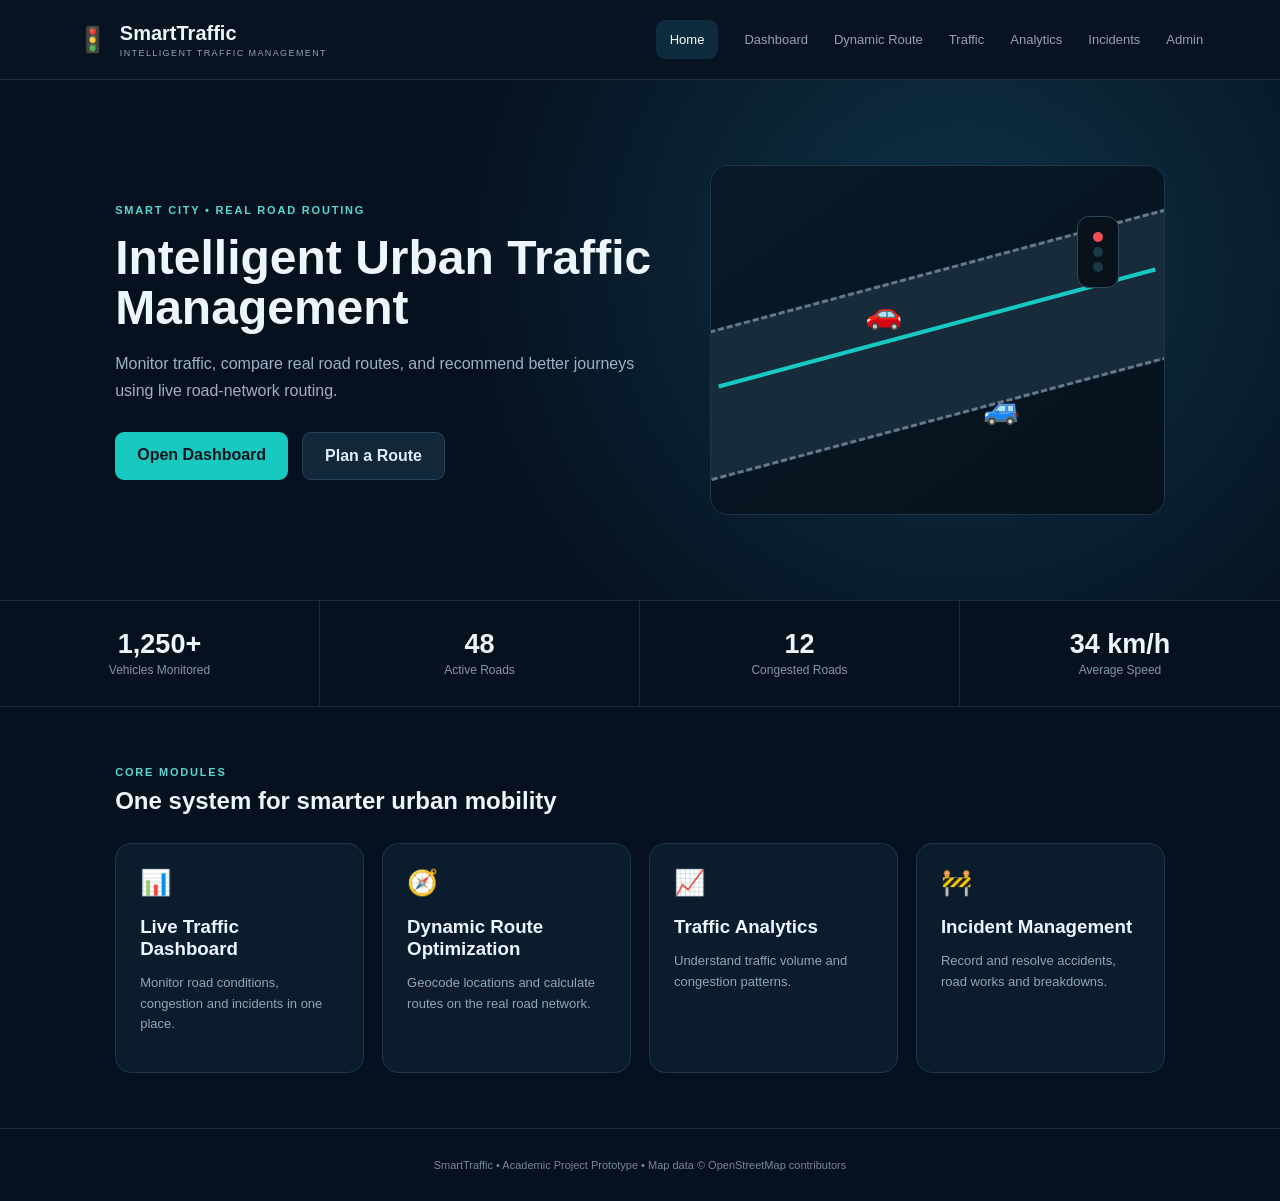
<file: Intelligent-Traffic-Management-Real-Routing 2/index.html>
<!DOCTYPE html>
<html lang="en">
<head>
<meta charset="UTF-8">
<meta name="viewport" content="width=device-width, initial-scale=1.0">
<title>SmartTraffic | Intelligent Urban Traffic Management</title>
<link rel="stylesheet" href="css/style.css">
</head>
<body>
<header class="navbar">
  <a class="brand" href="index.html"><span class="traffic-icon">🚦</span><span><b>SmartTraffic</b><small>INTELLIGENT TRAFFIC MANAGEMENT</small></span></a>
  <nav>
    <a class="active" href="index.html">Home</a>
    <a href="dashboard.html">Dashboard</a>
    <a href="route.html">Dynamic Route</a>
    <a href="traffic.html">Traffic</a>
    <a href="analytics.html">Analytics</a>
    <a href="incidents.html">Incidents</a>
    <a href="admin.html">Admin</a>
  </nav>
</header>
<main class="hero">
  <section class="hero-copy">
    <span class="eyebrow">SMART CITY • REAL ROAD ROUTING</span>
    <h1>Intelligent Urban Traffic Management</h1>
    <p>Monitor traffic, compare real road routes, and recommend better journeys using live road-network routing.</p>
    <div class="actions">
      <a class="btn primary" href="dashboard.html">Open Dashboard</a>
      <a class="btn secondary" href="route.html">Plan a Route</a>
    </div>
  </section>
  <section class="hero-card">
    <div class="road-visual"><div class="road-line"></div><div class="car car1">🚗</div><div class="car car2">🚙</div><div class="traffic-light"><i></i><i></i><i></i></div></div>
  </section>
</main>
<section class="stats">
  <div><strong>1,250+</strong><span>Vehicles Monitored</span></div>
  <div><strong>48</strong><span>Active Roads</span></div>
  <div><strong>12</strong><span>Congested Roads</span></div>
  <div><strong>34 km/h</strong><span>Average Speed</span></div>
</section>
<section class="section">
  <div class="section-head"><span class="eyebrow">CORE MODULES</span><h2>One system for smarter urban mobility</h2></div>
  <div class="cards">
    <a class="card" href="dashboard.html"><span>📊</span><h3>Live Traffic Dashboard</h3><p>Monitor road conditions, congestion and incidents in one place.</p></a>
    <a class="card" href="route.html"><span>🧭</span><h3>Dynamic Route Optimization</h3><p>Geocode locations and calculate routes on the real road network.</p></a>
    <a class="card" href="analytics.html"><span>📈</span><h3>Traffic Analytics</h3><p>Understand traffic volume and congestion patterns.</p></a>
    <a class="card" href="incidents.html"><span>🚧</span><h3>Incident Management</h3><p>Record and resolve accidents, road works and breakdowns.</p></a>
  </div>
</section>
<footer>SmartTraffic • Academic Project Prototype • Map data © OpenStreetMap contributors</footer>
</body>
</html>
</file>
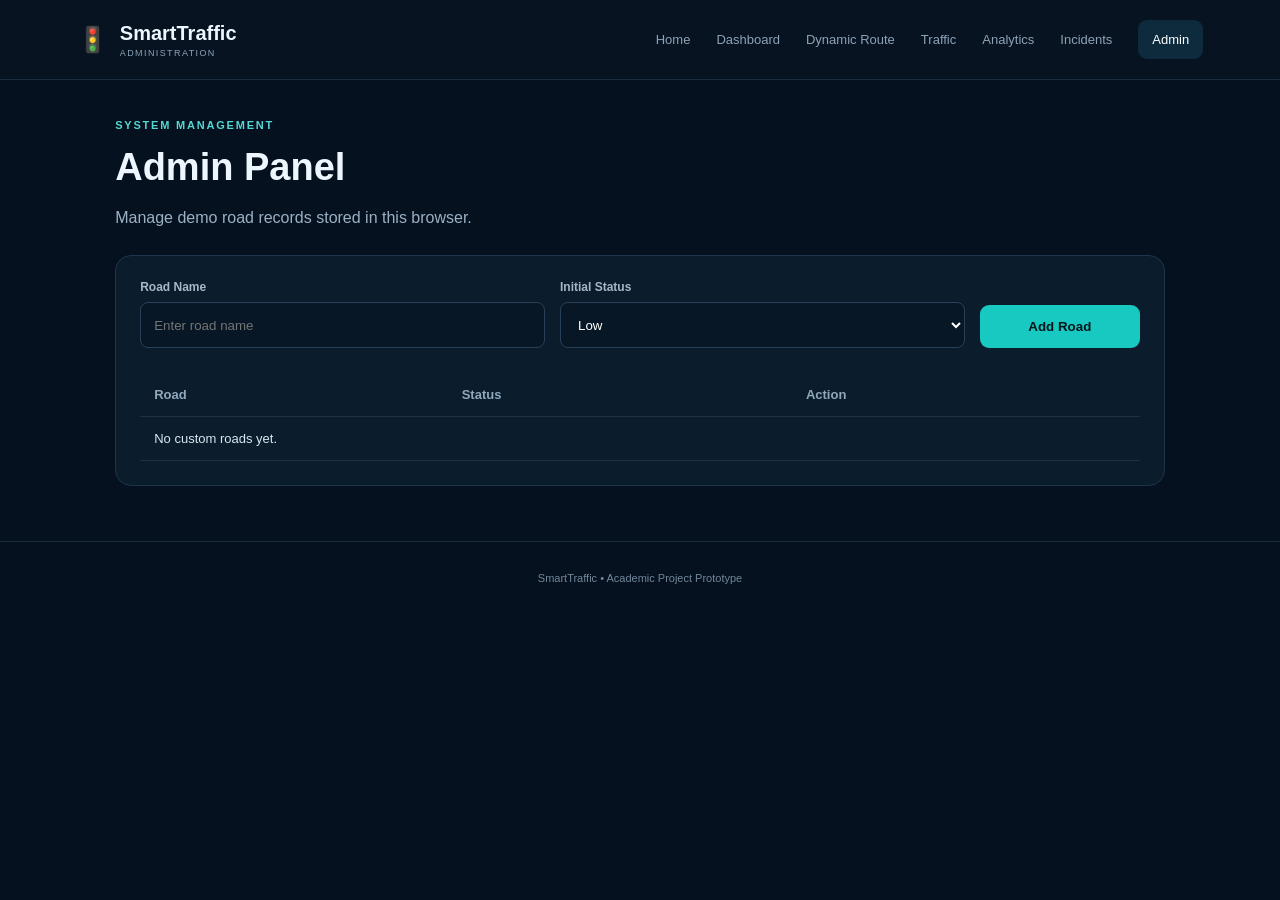
<file: Intelligent-Traffic-Management-Real-Routing 2/admin.html>
<!DOCTYPE html><html lang="en"><head><meta charset="UTF-8"><meta name="viewport" content="width=device-width,initial-scale=1"><title>Admin | SmartTraffic</title><link rel="stylesheet" href="css/style.css"></head><body><header class="navbar"><a class="brand" href="index.html"><span class="traffic-icon">🚦</span><span><b>SmartTraffic</b><small>ADMINISTRATION</small></span></a><nav><a href="index.html">Home</a><a href="dashboard.html">Dashboard</a><a href="route.html">Dynamic Route</a><a href="traffic.html">Traffic</a><a href="analytics.html">Analytics</a><a href="incidents.html">Incidents</a><a class="active" href="admin.html">Admin</a></nav></header><main class="page"><div class="page-title"><span class="eyebrow">SYSTEM MANAGEMENT</span><h1>Admin Panel</h1><p>Manage demo road records stored in this browser.</p></div><section class="panel"><div class="route-form" style="padding:0;grid-template-columns:1fr 1fr 160px"><div class="field"><label>Road Name</label><input id="roadName" placeholder="Enter road name"></div><div class="field"><label>Initial Status</label><select id="roadStatus"><option>Low</option><option>Moderate</option><option>Heavy</option><option>Critical</option></select></div><button class="btn primary" id="addRoad">Add Road</button></div><table class="table" style="margin-top:25px"><thead><tr><th>Road</th><th>Status</th><th>Action</th></tr></thead><tbody id="adminBody"></tbody></table></section></main><footer>SmartTraffic • Academic Project Prototype</footer><script src="js/admin.js"></script></body></html>
</file>
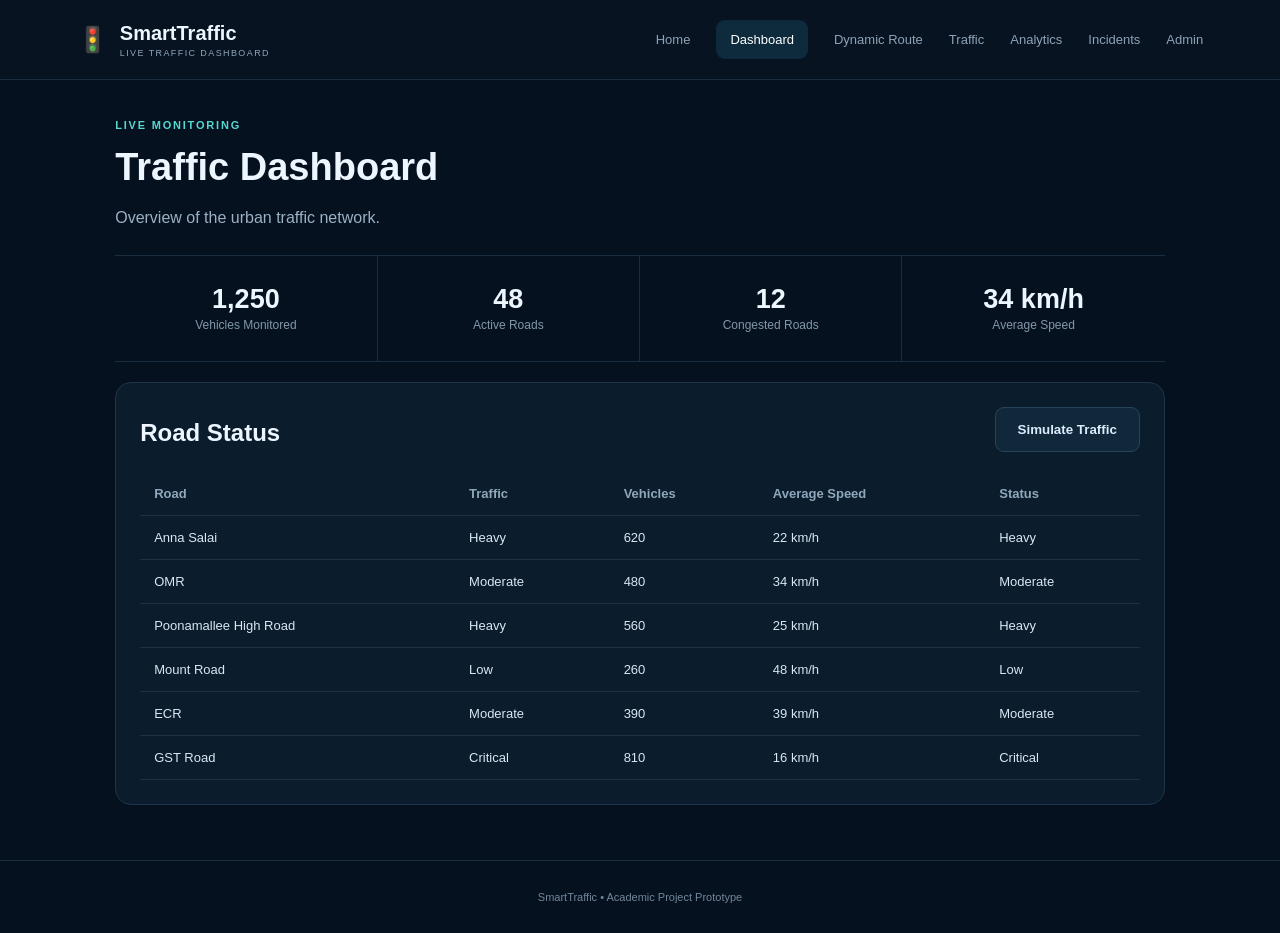
<file: Intelligent-Traffic-Management-Real-Routing 2/dashboard.html>
<!DOCTYPE html><html lang="en"><head><meta charset="UTF-8"><meta name="viewport" content="width=device-width,initial-scale=1"><title>Dashboard | SmartTraffic</title><link rel="stylesheet" href="css/style.css"></head><body><header class="navbar"><a class="brand" href="index.html"><span class="traffic-icon">🚦</span><span><b>SmartTraffic</b><small>LIVE TRAFFIC DASHBOARD</small></span></a><nav><a href="index.html">Home</a><a class="active" href="dashboard.html">Dashboard</a><a href="route.html">Dynamic Route</a><a href="traffic.html">Traffic</a><a href="analytics.html">Analytics</a><a href="incidents.html">Incidents</a><a href="admin.html">Admin</a></nav></header><main class="page"><div class="page-title"><span class="eyebrow">LIVE MONITORING</span><h1>Traffic Dashboard</h1><p>Overview of the urban traffic network.</p></div><div class="stats"><div><strong id="vehicles">1,250</strong><span>Vehicles Monitored</span></div><div><strong>48</strong><span>Active Roads</span></div><div><strong id="congested">12</strong><span>Congested Roads</span></div><div><strong id="speed">34 km/h</strong><span>Average Speed</span></div></div><section class="panel" style="margin-top:20px"><div class="panel-head"><h2>Road Status</h2><button class="btn secondary" id="simulate">Simulate Traffic</button></div><table class="table"><thead><tr><th>Road</th><th>Traffic</th><th>Vehicles</th><th>Average Speed</th><th>Status</th></tr></thead><tbody id="roadTable"></tbody></table></section></main><footer>SmartTraffic • Academic Project Prototype</footer><script src="js/main.js"></script></body></html>
</file>
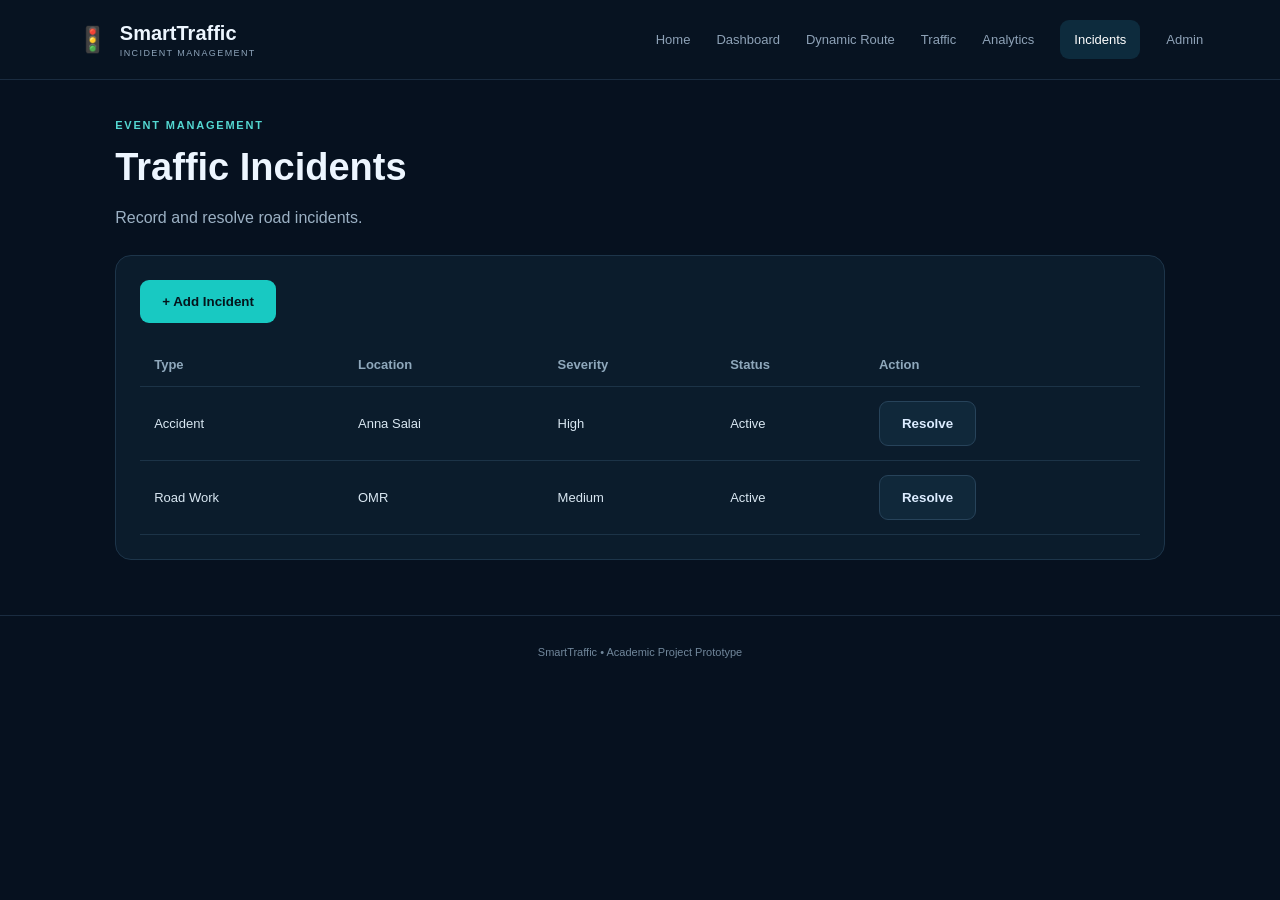
<file: Intelligent-Traffic-Management-Real-Routing 2/incidents.html>
<!DOCTYPE html><html lang="en"><head><meta charset="UTF-8"><meta name="viewport" content="width=device-width,initial-scale=1"><title>Incidents | SmartTraffic</title><link rel="stylesheet" href="css/style.css"></head><body><header class="navbar"><a class="brand" href="index.html"><span class="traffic-icon">🚦</span><span><b>SmartTraffic</b><small>INCIDENT MANAGEMENT</small></span></a><nav><a href="index.html">Home</a><a href="dashboard.html">Dashboard</a><a href="route.html">Dynamic Route</a><a href="traffic.html">Traffic</a><a href="analytics.html">Analytics</a><a class="active" href="incidents.html">Incidents</a><a href="admin.html">Admin</a></nav></header><main class="page"><div class="page-title"><span class="eyebrow">EVENT MANAGEMENT</span><h1>Traffic Incidents</h1><p>Record and resolve road incidents.</p></div><section class="panel"><button id="addIncident" class="btn primary">+ Add Incident</button><table class="table" style="margin-top:20px"><thead><tr><th>Type</th><th>Location</th><th>Severity</th><th>Status</th><th>Action</th></tr></thead><tbody id="incidentBody"></tbody></table></section></main><footer>SmartTraffic • Academic Project Prototype</footer><script src="js/incidents.js"></script></body></html>
</file>
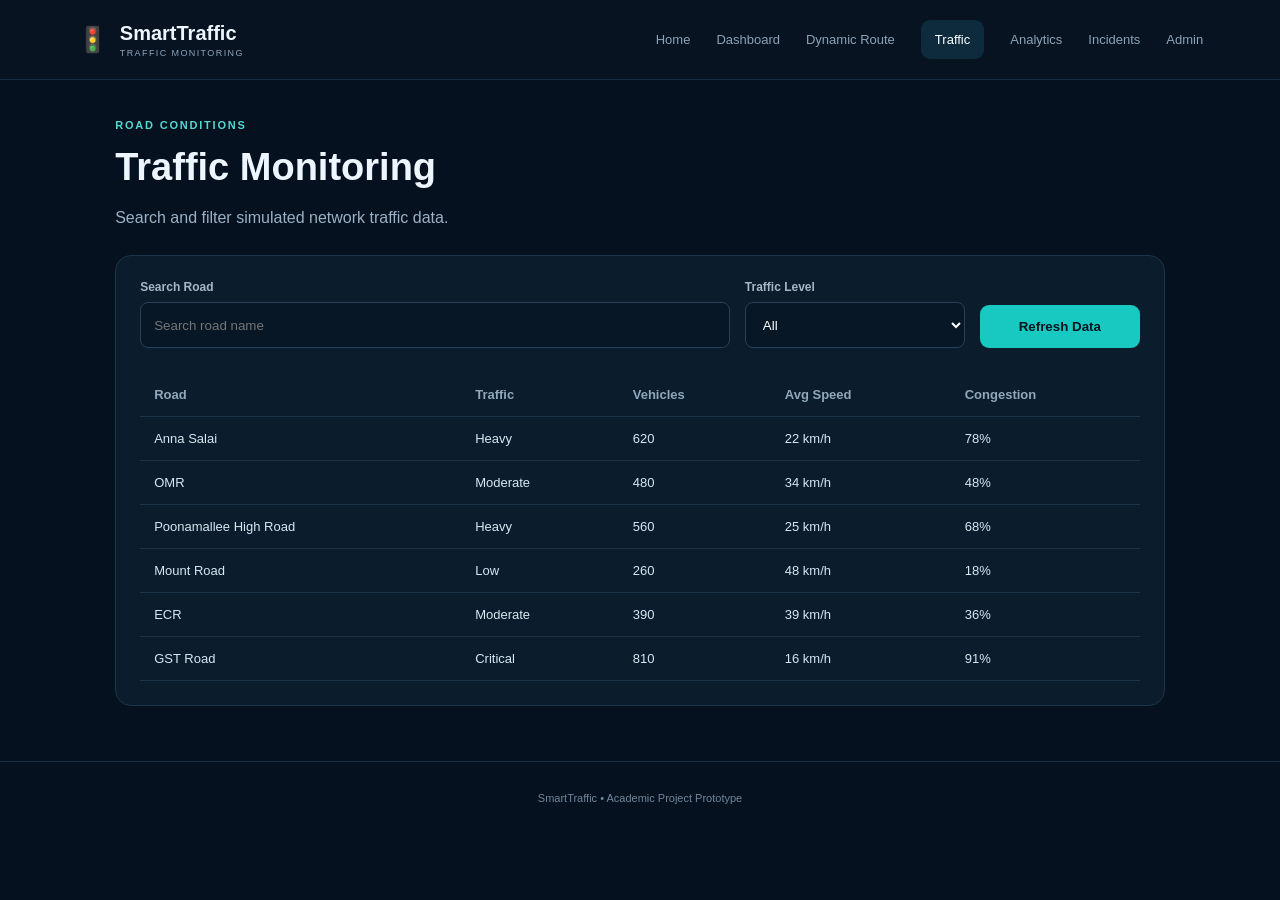
<file: Intelligent-Traffic-Management-Real-Routing 2/traffic.html>
<!DOCTYPE html><html lang="en"><head><meta charset="UTF-8"><meta name="viewport" content="width=device-width,initial-scale=1"><title>Traffic | SmartTraffic</title><link rel="stylesheet" href="css/style.css"></head><body><header class="navbar"><a class="brand" href="index.html"><span class="traffic-icon">🚦</span><span><b>SmartTraffic</b><small>TRAFFIC MONITORING</small></span></a><nav><a href="index.html">Home</a><a href="dashboard.html">Dashboard</a><a href="route.html">Dynamic Route</a><a class="active" href="traffic.html">Traffic</a><a href="analytics.html">Analytics</a><a href="incidents.html">Incidents</a><a href="admin.html">Admin</a></nav></header><main class="page"><div class="page-title"><span class="eyebrow">ROAD CONDITIONS</span><h1>Traffic Monitoring</h1><p>Search and filter simulated network traffic data.</p></div><section class="panel"><div class="route-form" style="padding:0;grid-template-columns:1fr 220px 160px"><div class="field"><label>Search Road</label><input id="search" placeholder="Search road name"></div><div class="field"><label>Traffic Level</label><select id="filter"><option>All</option><option>Low</option><option>Moderate</option><option>Heavy</option><option>Critical</option></select></div><button id="refresh" class="btn primary">Refresh Data</button></div><table class="table" style="margin-top:25px"><thead><tr><th>Road</th><th>Traffic</th><th>Vehicles</th><th>Avg Speed</th><th>Congestion</th></tr></thead><tbody id="trafficBody"></tbody></table></section></main><footer>SmartTraffic • Academic Project Prototype</footer><script src="js/traffic.js"></script></body></html>
</file>
<file: Intelligent-Traffic-Management-Real-Routing 2/css/style.css>
*{box-sizing:border-box}body{margin:0;font-family:Inter,Segoe UI,Arial,sans-serif;background:#06111f;color:#edf6ff}a{text-decoration:none;color:inherit}.navbar{height:80px;display:flex;align-items:center;justify-content:space-between;padding:0 6%;border-bottom:1px solid #1a2c40;background:#071321;position:sticky;top:0;z-index:1000}.brand{display:flex;gap:12px;align-items:center}.brand b{font-size:20px}.brand small{display:block;font-size:9px;letter-spacing:1.4px;color:#8ea5bb;margin-top:3px}.traffic-icon{font-size:25px}.navbar nav{display:flex;gap:26px;align-items:center}.navbar nav a{color:#8ea2b7;font-size:13px}.navbar nav a.active,.navbar nav a:hover{color:#fff;background:#0d2b3d;padding:12px 14px;border-radius:9px}.hero{min-height:520px;display:grid;grid-template-columns:1.1fr .9fr;gap:40px;align-items:center;padding:70px 9%;background:radial-gradient(circle at 75% 35%,#0e3347 0,#06111f 50%)}.eyebrow{color:#54d8d2;font-weight:800;font-size:11px;letter-spacing:1.8px}.hero h1,.page-title h1{font-size:48px;line-height:1.05;margin:15px 0}.hero p,.page-title p{color:#9cb1c4;max-width:650px;line-height:1.7}.actions{display:flex;gap:14px;margin-top:28px}.btn{border:0;border-radius:9px;padding:14px 22px;font-weight:800;cursor:pointer;display:inline-block}.primary{background:#18c9c2;color:#04151c}.secondary{background:#10283a;color:#dcecff;border:1px solid #27435a}.hero-card{height:350px;border:1px solid #1e354a;border-radius:18px;background:#091a29;overflow:hidden}.road-visual{height:100%;position:relative;background:linear-gradient(145deg,#091a29,#06111b)}.road-visual:before{content:"";position:absolute;width:150%;height:140px;background:#172b3b;transform:rotate(-15deg);top:100px;left:-20%;border-top:3px dashed #65798b;border-bottom:3px dashed #65798b}.road-line{position:absolute;top:160px;left:0;width:100%;border-top:4px solid #18c9c2;transform:rotate(-15deg);z-index:2}.car{position:absolute;z-index:3;font-size:30px}.car1{top:130px;left:34%}.car2{top:225px;left:60%}.traffic-light{position:absolute;right:45px;top:50px;background:#09111a;border:1px solid #31475b;border-radius:12px;padding:10px;z-index:4}.traffic-light i{display:block;width:10px;height:10px;border-radius:50%;background:#1a3a45;margin:5px}.traffic-light i:first-child{background:#f34d58}.stats{display:grid;grid-template-columns:repeat(4,1fr);border-top:1px solid #1a2c40;border-bottom:1px solid #1a2c40}.stats div{padding:28px;text-align:center;border-right:1px solid #1a2c40}.stats div:last-child{border:0}.stats strong{display:block;font-size:27px}.stats span{color:#8197ab;font-size:12px}.section,.page{padding:55px 9%}.section-head{margin-bottom:28px}.section h2,.panel h2{margin:7px 0 0}.cards{display:grid;grid-template-columns:repeat(4,1fr);gap:18px}.card,.panel{background:#0b1c2c;border:1px solid #1d354a;border-radius:16px}.card{padding:24px;transition:.2s}.card:hover{transform:translateY(-3px);border-color:#24bfc2}.card span{font-size:25px}.card h3{margin-bottom:8px}.card p{color:#8fa5b9;line-height:1.6;font-size:13px}.page{padding-top:35px}.page-title{margin-bottom:24px}.page-title h1{font-size:38px}.route-form{display:grid;grid-template-columns:1.15fr 1.15fr .75fr .75fr auto;gap:15px;align-items:end;padding:24px}.field label{display:block;color:#a5b8c9;font-size:12px;font-weight:700;margin-bottom:8px}.field input,.field select{width:100%;height:46px;background:#071725;border:1px solid #294158;color:#fff;border-radius:8px;padding:0 13px;outline:none}.field input:focus,.field select:focus{border-color:#20c8c3}.route-grid{display:grid;grid-template-columns:1fr 1fr;gap:18px;margin-top:20px}.panel{padding:24px}.panel-head{display:flex;justify-content:space-between;align-items:center;gap:10px;margin-bottom:20px}.panel-head span{color:#78a0bd;font-size:12px}.route-card{padding:17px;border:1px solid #223d54;border-radius:12px;margin-bottom:12px;cursor:pointer;background:#091a29}.route-card.recommended{border-color:#17c8c2;background:#0b2533}.route-card:hover{border-color:#3d728e}.route-name{display:flex;justify-content:space-between;gap:15px}.route-name h3{margin:0;font-size:17px}.badge{padding:8px 11px;border-radius:20px;font-size:10px;font-weight:800;background:#123b3b;color:#68e2d9;white-space:nowrap}.route-metrics{display:flex;gap:18px;color:#a7bbcc;font-size:12px;margin-top:10px;flex-wrap:wrap}.route-metrics strong{color:#fff}.score{color:#70c8ff}.empty{padding:35px;text-align:center;color:#8096aa;border:1px dashed #2a4053;border-radius:12px}.message{margin-top:16px;padding:13px 16px;border-radius:9px;background:#132b3c;color:#c8e7ff}.message.error{background:#3b1820;color:#ffb4bc}.hidden{display:none!important}#map{height:510px;border-radius:12px;overflow:hidden;background:#06111f}.map-note{font-size:10px;color:#738ca1;margin-top:8px}.detail-grid{display:grid;grid-template-columns:repeat(4,1fr);gap:12px}.detail{background:#071725;border:1px solid #20384d;padding:15px;border-radius:10px}.detail small{display:block;color:#7f98ad;margin-bottom:5px}.detail strong{font-size:18px}footer{padding:30px 9%;border-top:1px solid #1a2c40;color:#71879b;font-size:11px;text-align:center}.table{width:100%;border-collapse:collapse}.table th,.table td{padding:14px;border-bottom:1px solid #1c3347;text-align:left;font-size:13px}.table th{color:#8fa8bc}.table td{color:#d9e7f2}.notice{padding:15px;border:1px solid #27445c;background:#0a1c2b;border-radius:10px;color:#a9bfd1}@media(max-width:1000px){.navbar{height:auto;min-height:80px;flex-wrap:wrap;padding:15px 4%}.navbar nav{gap:8px;flex-wrap:wrap}.hero{grid-template-columns:1fr;padding:50px 6%}.cards{grid-template-columns:repeat(2,1fr)}.route-form{grid-template-columns:1fr 1fr}.route-form .btn{grid-column:1/-1}.route-grid{grid-template-columns:1fr}.stats{grid-template-columns:repeat(2,1fr)}.detail-grid{grid-template-columns:repeat(2,1fr)}}@media(max-width:650px){.navbar nav a{font-size:11px}.hero h1{font-size:35px}.cards{grid-template-columns:1fr}.route-form{grid-template-columns:1fr}.stats{grid-template-columns:1fr}.page,.section{padding:35px 5%}.detail-grid{grid-template-columns:1fr}}
</file>
